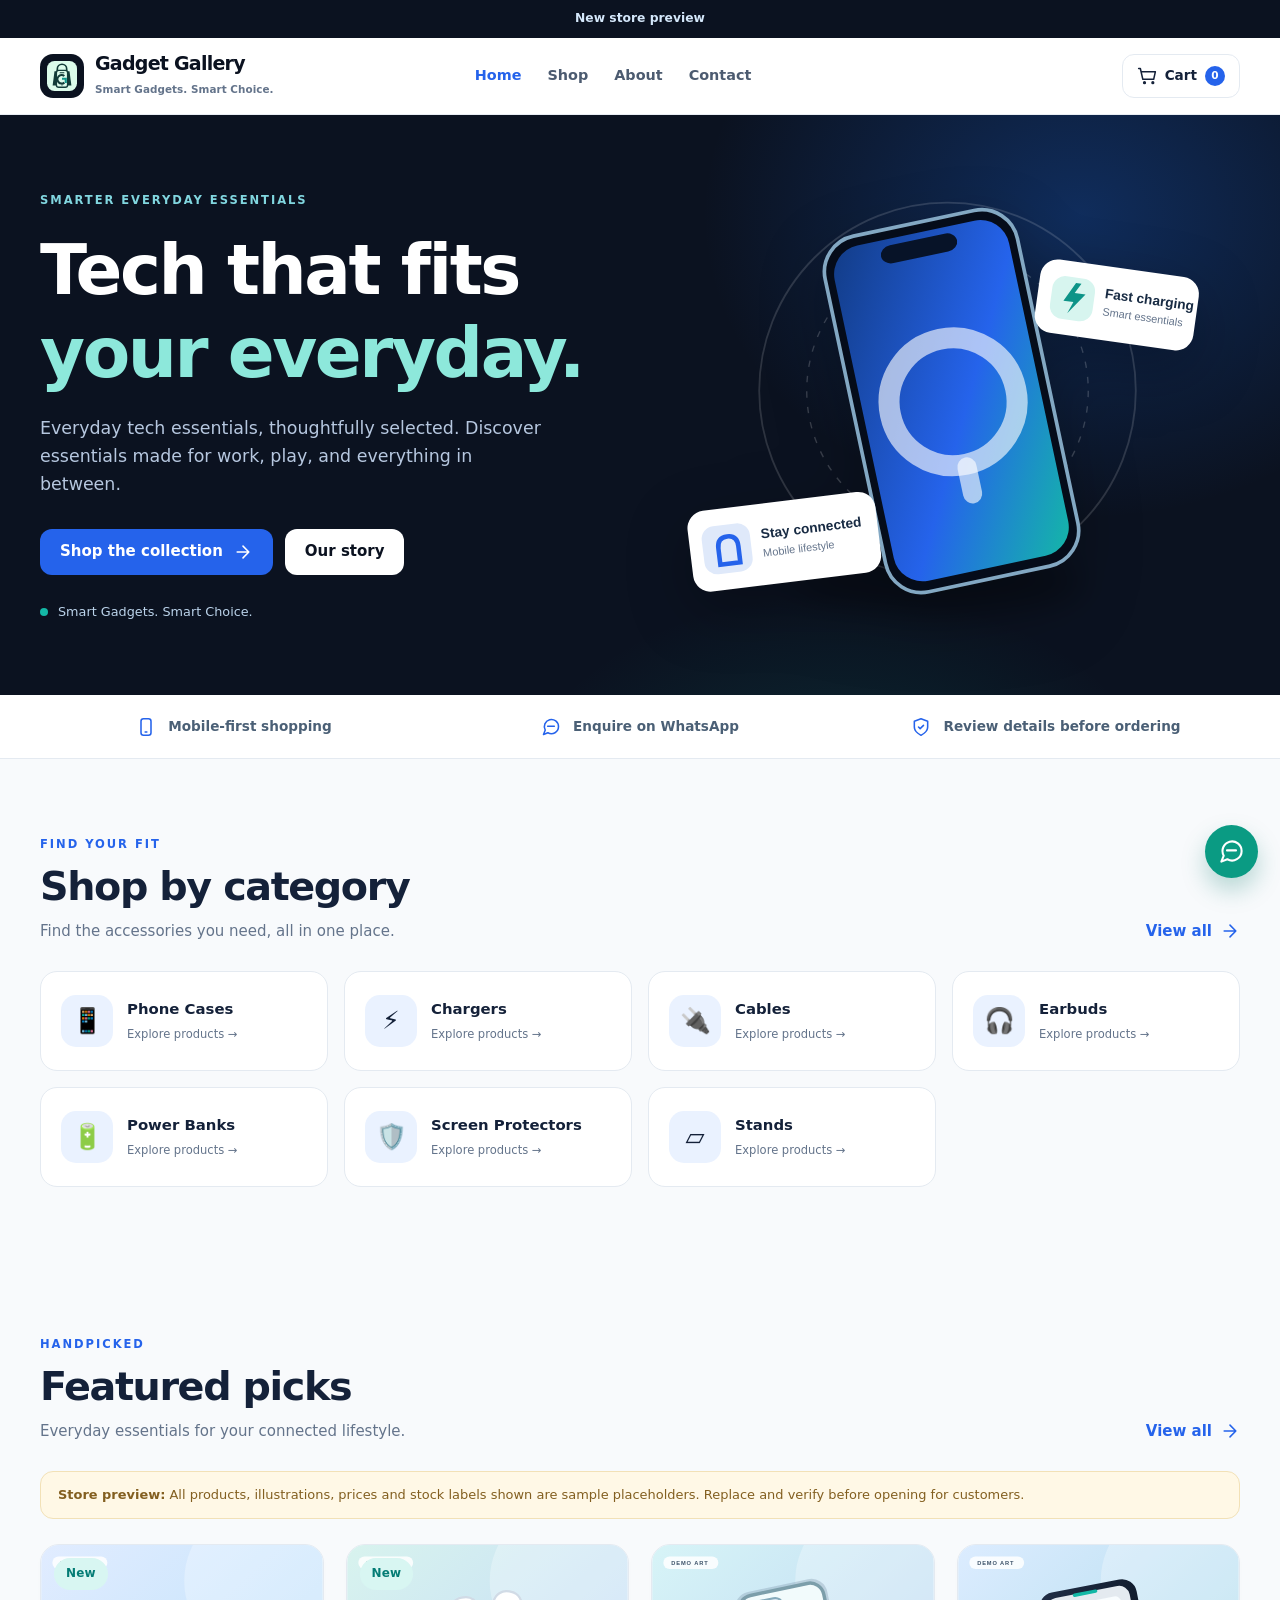
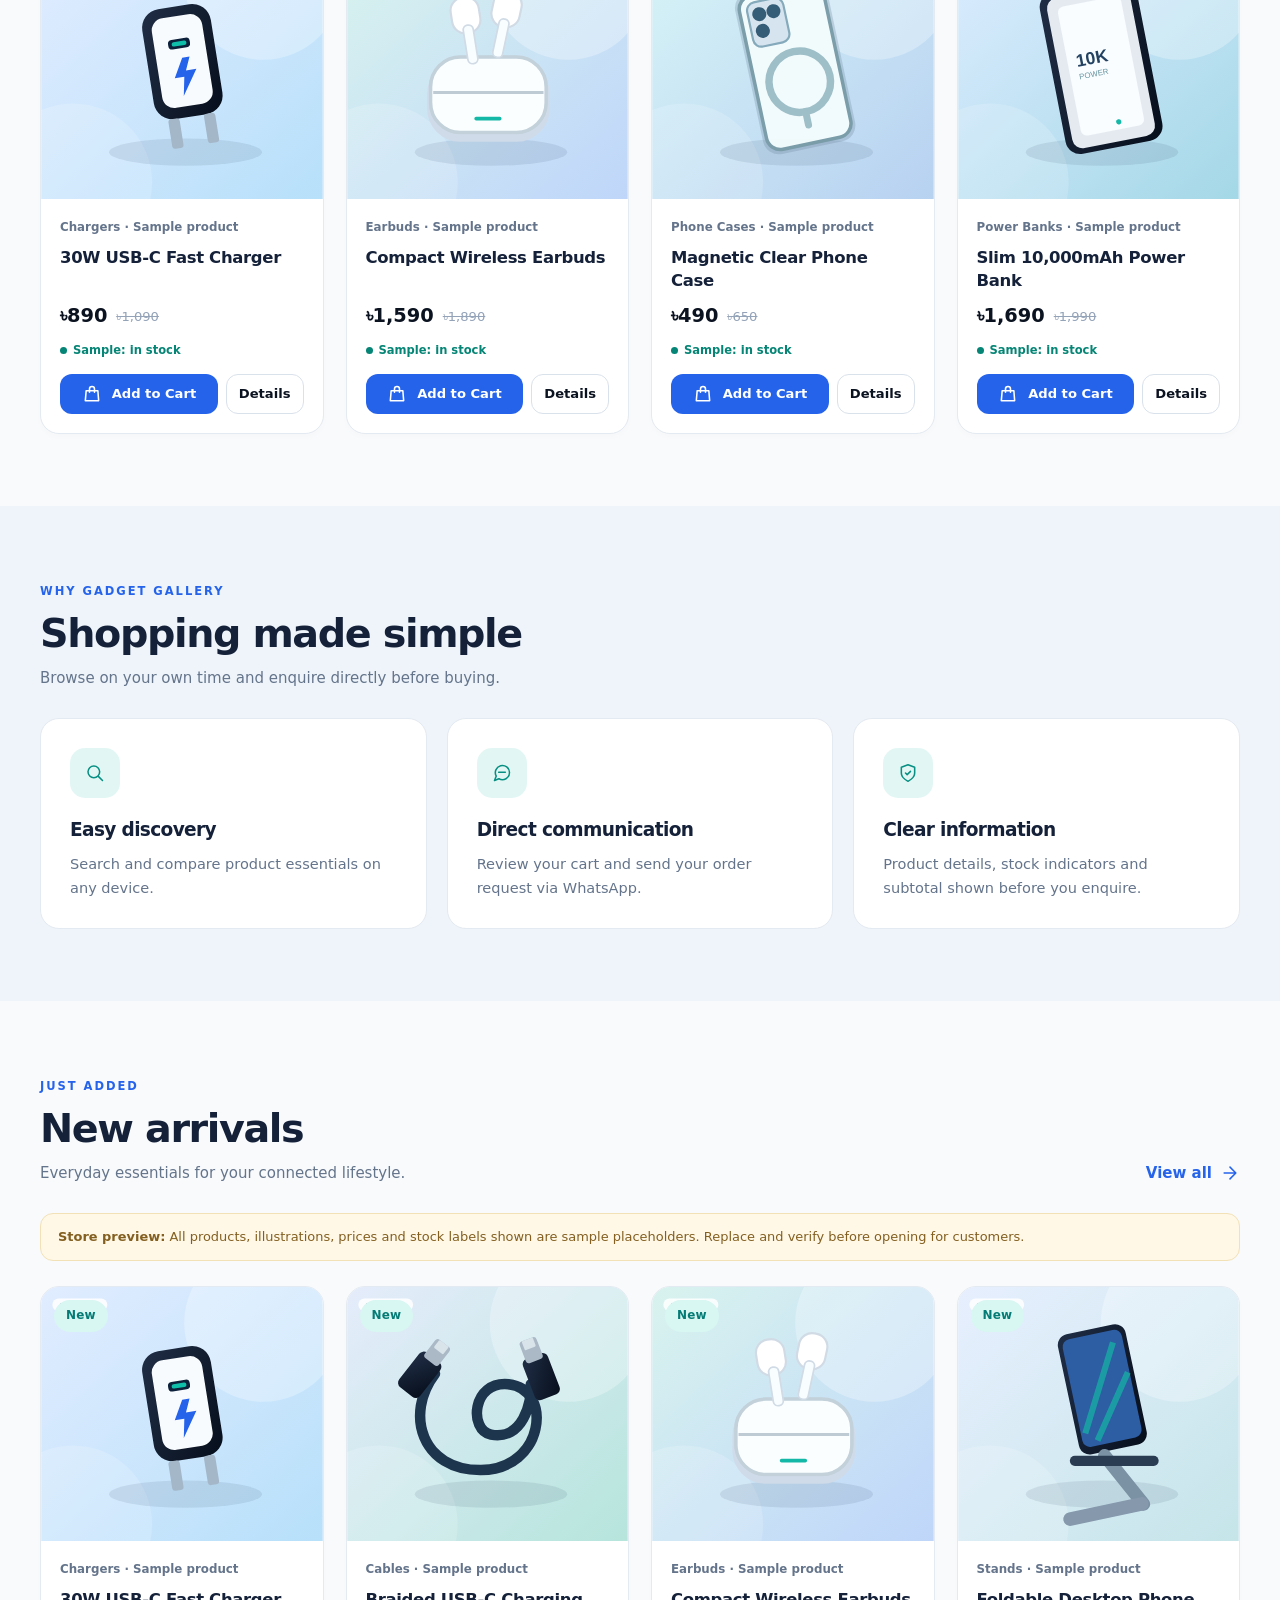
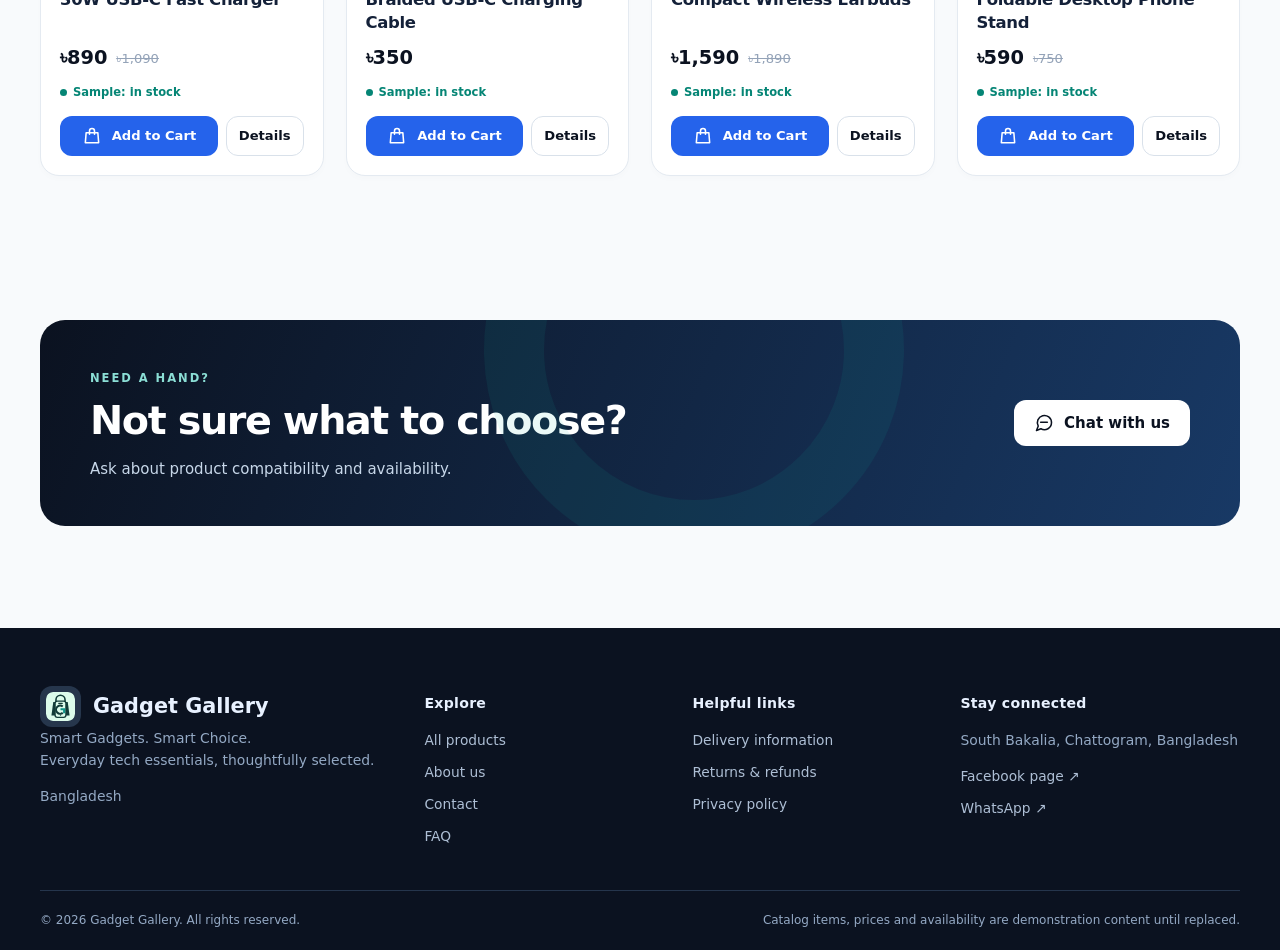
<file: index.html>
<!doctype html>
<html lang="en-BD">
<head>
  <meta charset="utf-8">
  <meta name="viewport" content="width=device-width, initial-scale=1">
  <meta name="theme-color" content="#0B1220">
  <meta name="description" content="Browse thoughtfully selected gadget essentials at Gadget Gallery Bangladesh.">
  <meta property="og:type" content="website">
  <meta property="og:site_name" content="Gadget Gallery">
  <meta property="og:title" content="Discover smarter everyday tech | Gadget Gallery">
  <meta property="og:description" content="Browse thoughtfully selected gadget essentials at Gadget Gallery Bangladesh.">
  <meta property="og:image" content="assets/images/share-card.png">
  <meta name="twitter:card" content="summary_large_image">
  <title>Discover smarter everyday tech | Gadget Gallery</title>
  <link rel="icon" type="image/svg+xml" href="assets/images/favicon.svg">
  <link rel="stylesheet" href="assets/css/styles.css">
  <script type="module" src="assets/js/app.mjs"></script>
</head>
<body data-page="home" data-base="./">
  <div id="app"><div class="loading-screen"><span class="spinner"></span><p>Loading Gadget Gallery…</p></div></div>
  <noscript><div class="noscript">JavaScript is required for the catalog and cart. Please enable JavaScript to shop.</div></noscript>
</body>
</html>
</file>
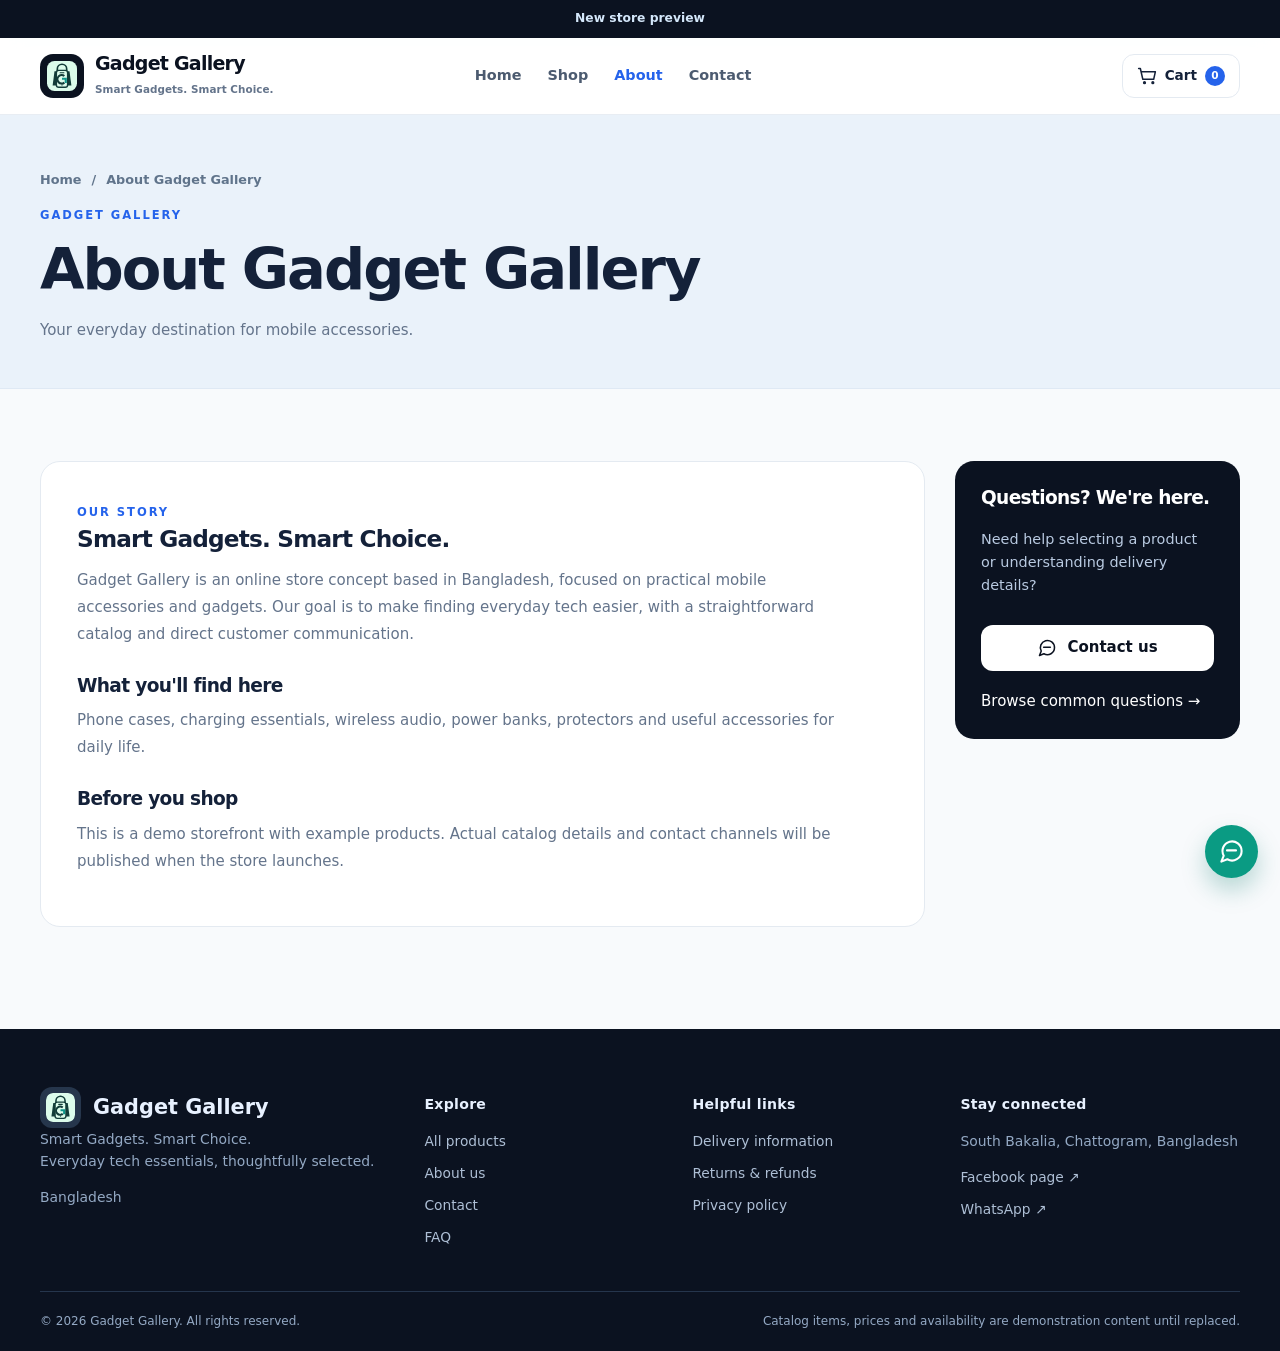
<file: about.html>
<!doctype html>
<html lang="en-BD">
<head>
  <meta charset="utf-8">
  <meta name="viewport" content="width=device-width, initial-scale=1">
  <meta name="theme-color" content="#0B1220">
  <meta name="description" content="Learn about Gadget Gallery, an online mobile accessories store in Bangladesh.">
  <meta property="og:type" content="website">
  <meta property="og:site_name" content="Gadget Gallery">
  <meta property="og:title" content="About Us | Gadget Gallery">
  <meta property="og:description" content="Learn about Gadget Gallery, an online mobile accessories store in Bangladesh.">
  <meta property="og:image" content="assets/images/share-card.png">
  <meta name="twitter:card" content="summary_large_image">
  <title>About Us | Gadget Gallery</title>
  <link rel="icon" type="image/svg+xml" href="assets/images/favicon.svg">
  <link rel="stylesheet" href="assets/css/styles.css">
  <script type="module" src="assets/js/app.mjs"></script>
</head>
<body data-page="about" data-base="./">
  <div id="app"><div class="loading-screen"><span class="spinner"></span><p>Loading Gadget Gallery…</p></div></div>
  <noscript><div class="noscript">JavaScript is required for the catalog and cart. Please enable JavaScript to shop.</div></noscript>
</body>
</html>
</file>
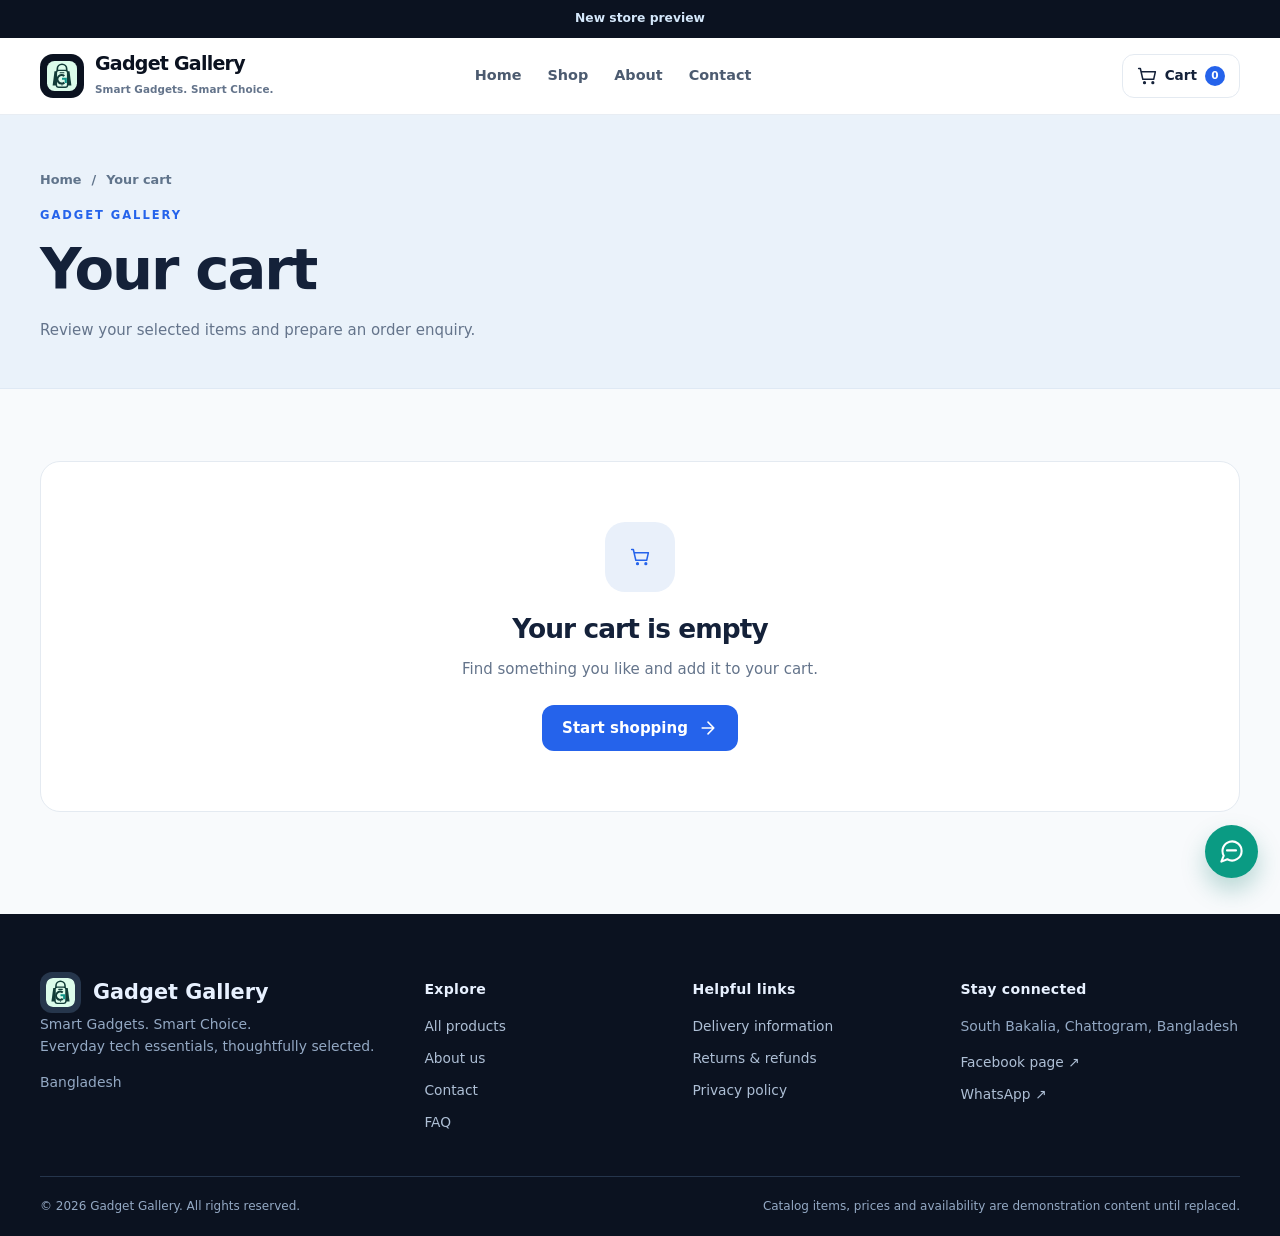
<file: cart.html>
<!doctype html>
<html lang="en-BD">
<head>
  <meta charset="utf-8">
  <meta name="viewport" content="width=device-width, initial-scale=1">
  <meta name="theme-color" content="#0B1220">
  <meta name="description" content="Review items, update quantities and prepare a WhatsApp order request.">
  <meta property="og:type" content="website">
  <meta property="og:site_name" content="Gadget Gallery">
  <meta property="og:title" content="Your Cart | Gadget Gallery">
  <meta property="og:description" content="Review items, update quantities and prepare a WhatsApp order request.">
  <meta property="og:image" content="assets/images/share-card.png">
  <meta name="twitter:card" content="summary_large_image">
  <title>Your Cart | Gadget Gallery</title>
  <link rel="icon" type="image/svg+xml" href="assets/images/favicon.svg">
  <link rel="stylesheet" href="assets/css/styles.css">
  <script type="module" src="assets/js/app.mjs"></script>
</head>
<body data-page="cart" data-base="./">
  <div id="app"><div class="loading-screen"><span class="spinner"></span><p>Loading Gadget Gallery…</p></div></div>
  <noscript><div class="noscript">JavaScript is required for the catalog and cart. Please enable JavaScript to shop.</div></noscript>
</body>
</html>
</file>
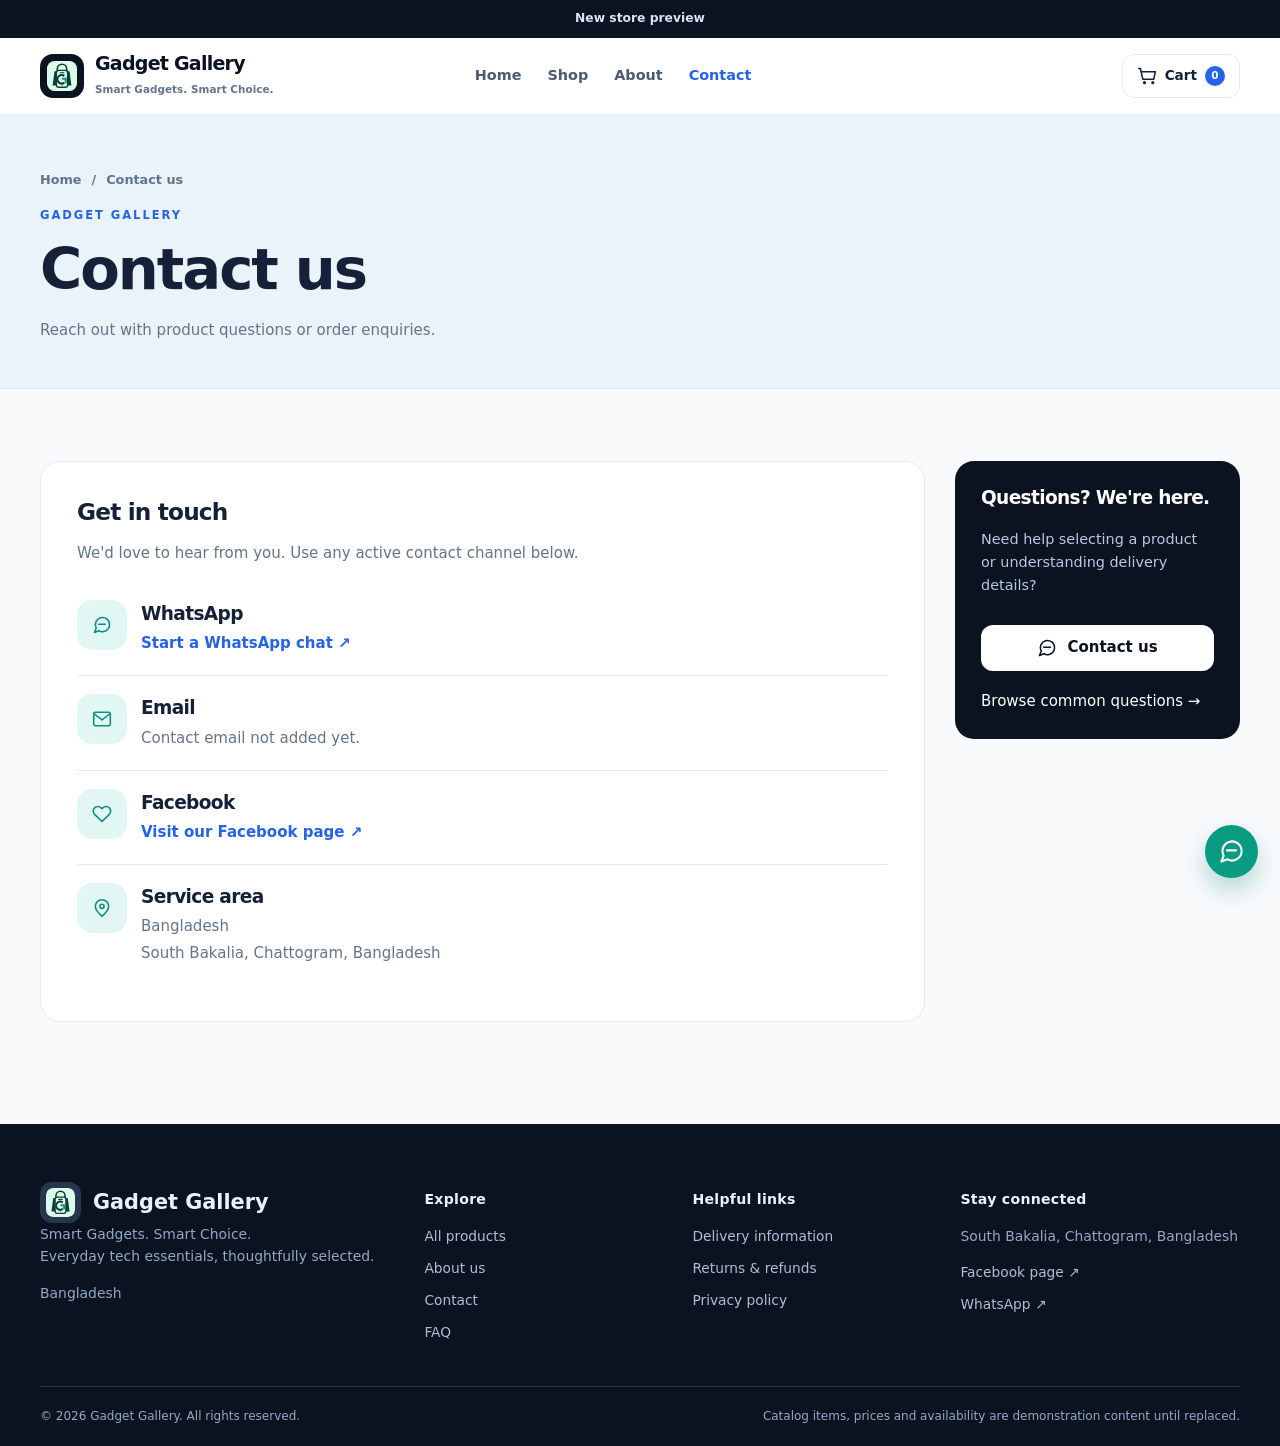
<file: contact.html>
<!doctype html>
<html lang="en-BD">
<head>
  <meta charset="utf-8">
  <meta name="viewport" content="width=device-width, initial-scale=1">
  <meta name="theme-color" content="#0B1220">
  <meta name="description" content="Contact Gadget Gallery through WhatsApp, Facebook or email.">
  <meta property="og:type" content="website">
  <meta property="og:site_name" content="Gadget Gallery">
  <meta property="og:title" content="Contact Us | Gadget Gallery">
  <meta property="og:description" content="Contact Gadget Gallery through WhatsApp, Facebook or email.">
  <meta property="og:image" content="assets/images/share-card.png">
  <meta name="twitter:card" content="summary_large_image">
  <title>Contact Us | Gadget Gallery</title>
  <link rel="icon" type="image/svg+xml" href="assets/images/favicon.svg">
  <link rel="stylesheet" href="assets/css/styles.css">
  <script type="module" src="assets/js/app.mjs"></script>
</head>
<body data-page="contact" data-base="./">
  <div id="app"><div class="loading-screen"><span class="spinner"></span><p>Loading Gadget Gallery…</p></div></div>
  <noscript><div class="noscript">JavaScript is required for the catalog and cart. Please enable JavaScript to shop.</div></noscript>
</body>
</html>
</file>
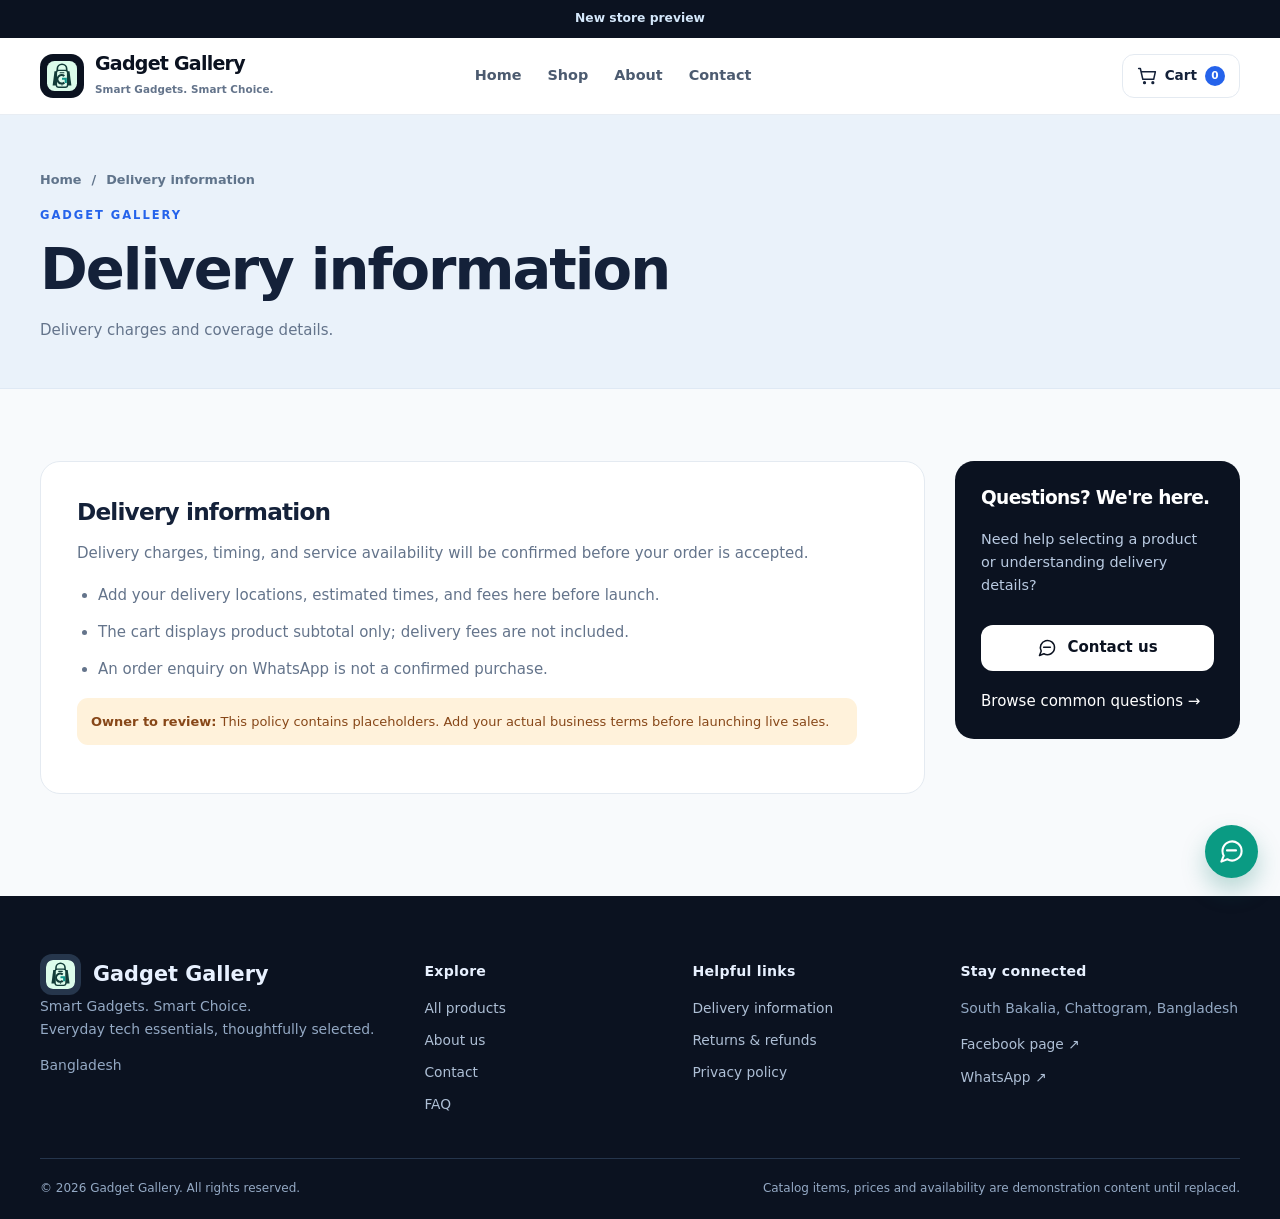
<file: delivery.html>
<!doctype html>
<html lang="en-BD">
<head>
  <meta charset="utf-8">
  <meta name="viewport" content="width=device-width, initial-scale=1">
  <meta name="theme-color" content="#0B1220">
  <meta name="description" content="Read delivery information and shipping fee policies for Gadget Gallery.">
  <meta property="og:type" content="website">
  <meta property="og:site_name" content="Gadget Gallery">
  <meta property="og:title" content="Delivery Information | Gadget Gallery">
  <meta property="og:description" content="Read delivery information and shipping fee policies for Gadget Gallery.">
  <meta property="og:image" content="assets/images/share-card.png">
  <meta name="twitter:card" content="summary_large_image">
  <title>Delivery Information | Gadget Gallery</title>
  <link rel="icon" type="image/svg+xml" href="assets/images/favicon.svg">
  <link rel="stylesheet" href="assets/css/styles.css">
  <script type="module" src="assets/js/app.mjs"></script>
</head>
<body data-page="delivery" data-base="./">
  <div id="app"><div class="loading-screen"><span class="spinner"></span><p>Loading Gadget Gallery…</p></div></div>
  <noscript><div class="noscript">JavaScript is required for the catalog and cart. Please enable JavaScript to shop.</div></noscript>
</body>
</html>
</file>
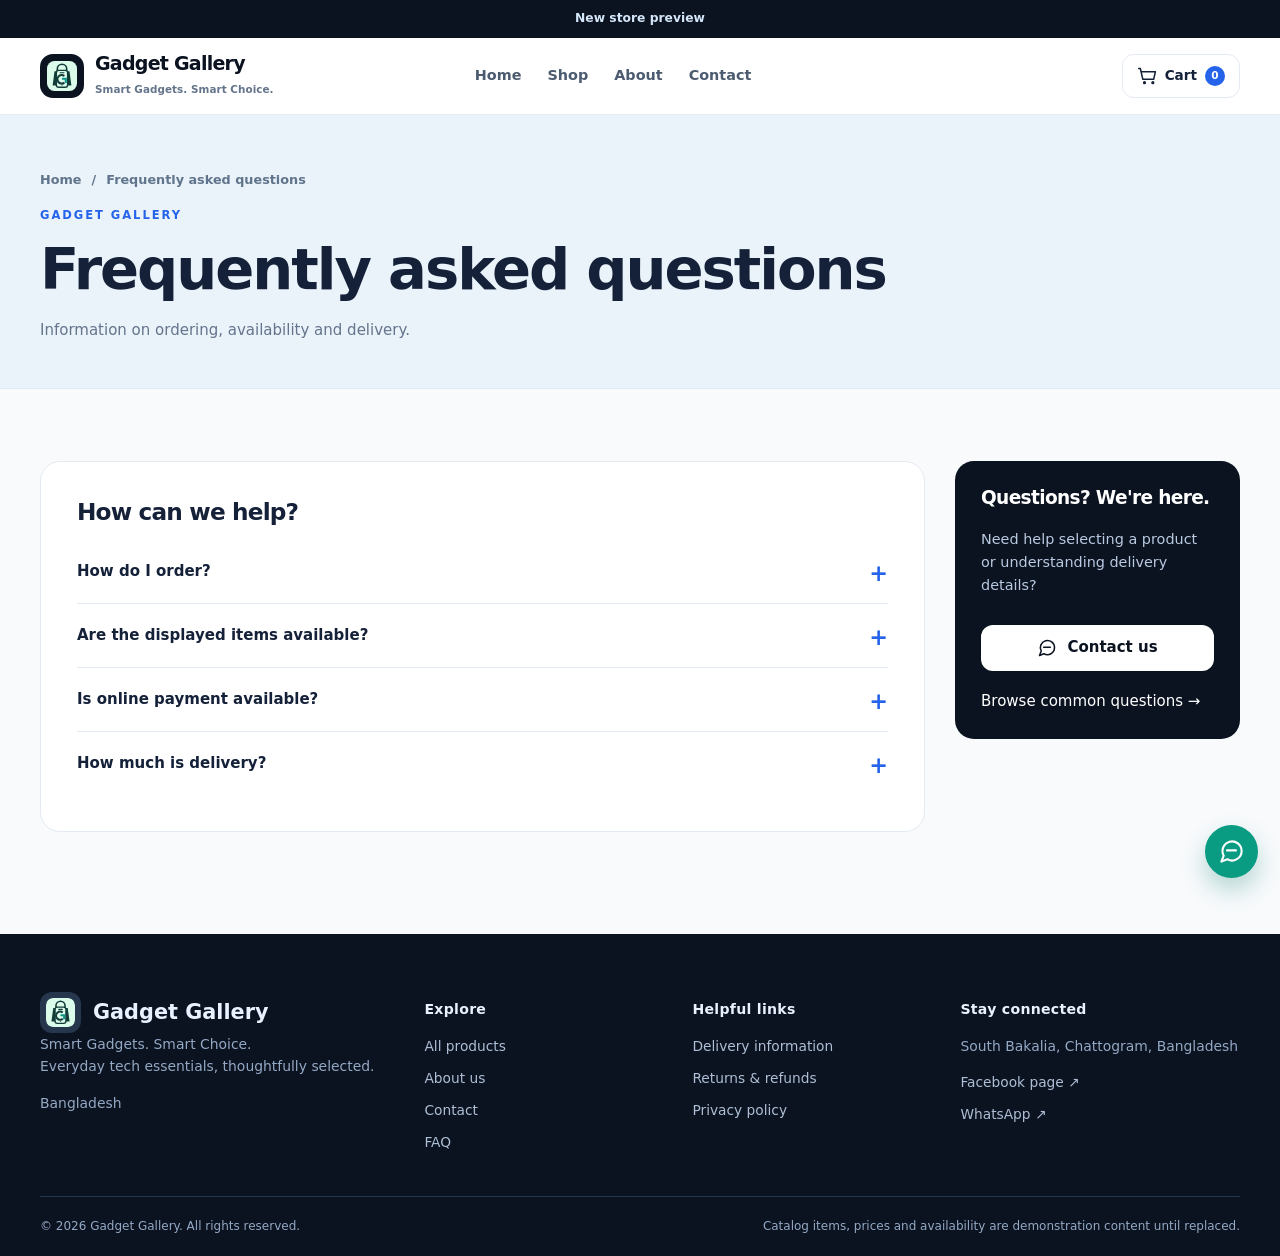
<file: faq.html>
<!doctype html>
<html lang="en-BD">
<head>
  <meta charset="utf-8">
  <meta name="viewport" content="width=device-width, initial-scale=1">
  <meta name="theme-color" content="#0B1220">
  <meta name="description" content="Find answers about ordering, delivery, payment and availability.">
  <meta property="og:type" content="website">
  <meta property="og:site_name" content="Gadget Gallery">
  <meta property="og:title" content="Frequently Asked Questions | Gadget Gallery">
  <meta property="og:description" content="Find answers about ordering, delivery, payment and availability.">
  <meta property="og:image" content="assets/images/share-card.png">
  <meta name="twitter:card" content="summary_large_image">
  <title>Frequently Asked Questions | Gadget Gallery</title>
  <link rel="icon" type="image/svg+xml" href="assets/images/favicon.svg">
  <link rel="stylesheet" href="assets/css/styles.css">
  <script type="module" src="assets/js/app.mjs"></script>
</head>
<body data-page="faq" data-base="./">
  <div id="app"><div class="loading-screen"><span class="spinner"></span><p>Loading Gadget Gallery…</p></div></div>
  <noscript><div class="noscript">JavaScript is required for the catalog and cart. Please enable JavaScript to shop.</div></noscript>
</body>
</html>
</file>
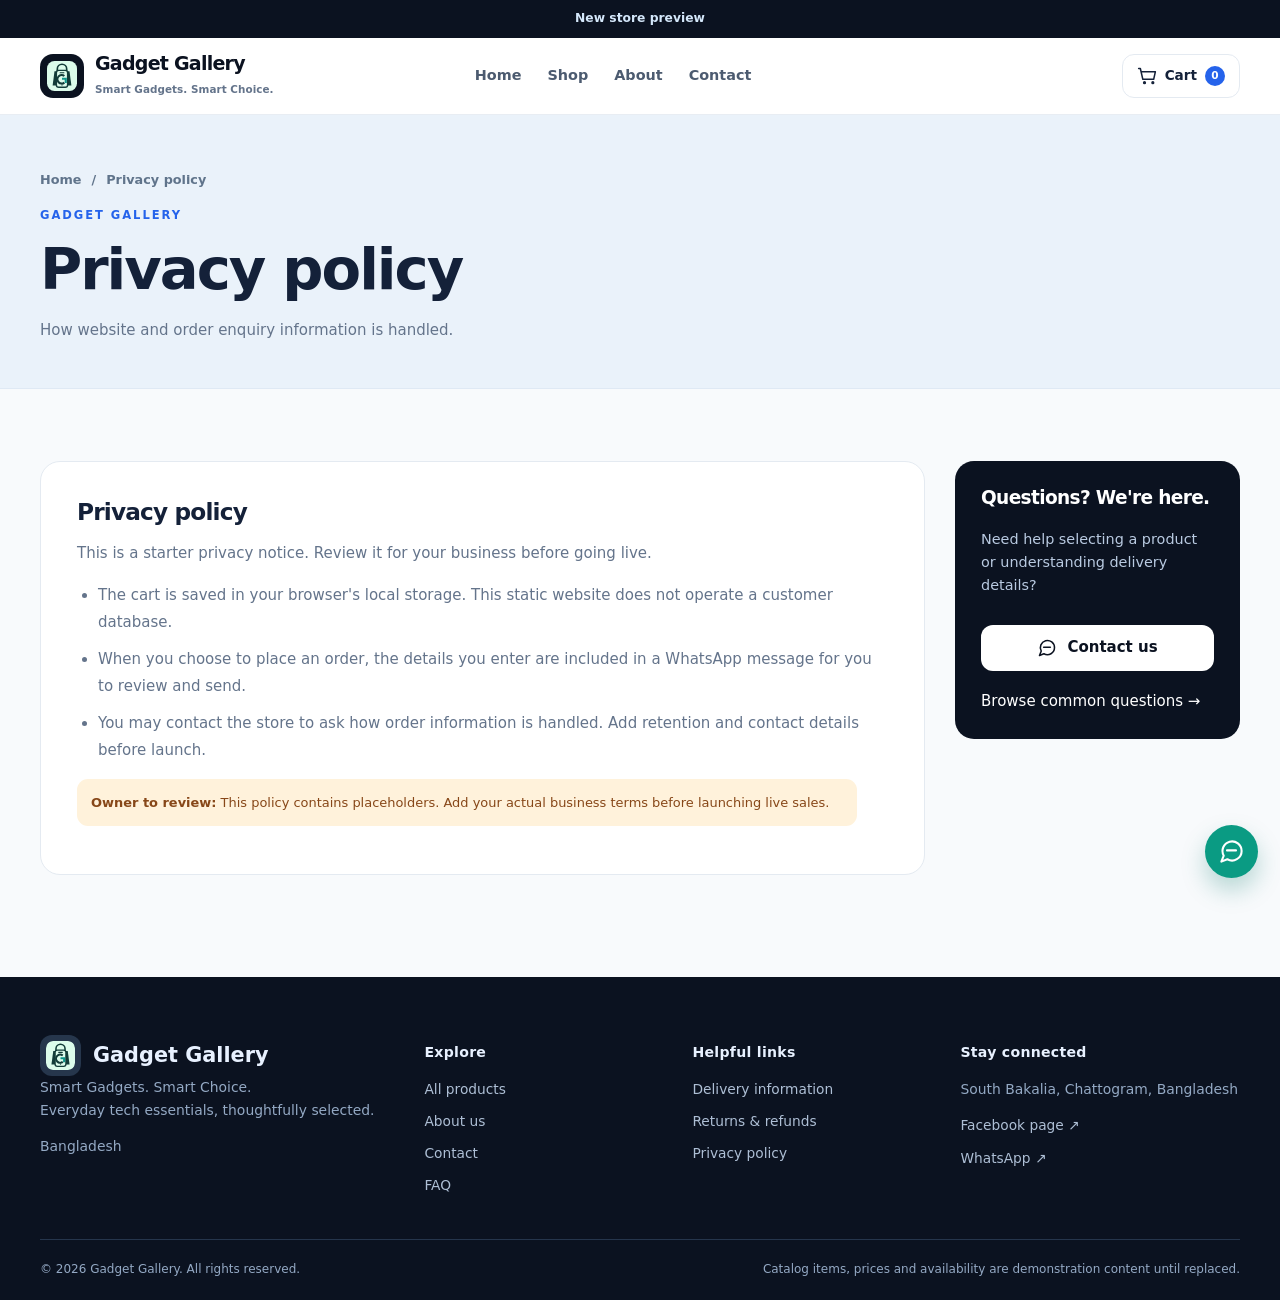
<file: privacy.html>
<!doctype html>
<html lang="en-BD">
<head>
  <meta charset="utf-8">
  <meta name="viewport" content="width=device-width, initial-scale=1">
  <meta name="theme-color" content="#0B1220">
  <meta name="description" content="Learn how Gadget Gallery handles browser cart storage and WhatsApp order enquiries.">
  <meta property="og:type" content="website">
  <meta property="og:site_name" content="Gadget Gallery">
  <meta property="og:title" content="Privacy Policy | Gadget Gallery">
  <meta property="og:description" content="Learn how Gadget Gallery handles browser cart storage and WhatsApp order enquiries.">
  <meta property="og:image" content="assets/images/share-card.png">
  <meta name="twitter:card" content="summary_large_image">
  <title>Privacy Policy | Gadget Gallery</title>
  <link rel="icon" type="image/svg+xml" href="assets/images/favicon.svg">
  <link rel="stylesheet" href="assets/css/styles.css">
  <script type="module" src="assets/js/app.mjs"></script>
</head>
<body data-page="privacy" data-base="./">
  <div id="app"><div class="loading-screen"><span class="spinner"></span><p>Loading Gadget Gallery…</p></div></div>
  <noscript><div class="noscript">JavaScript is required for the catalog and cart. Please enable JavaScript to shop.</div></noscript>
</body>
</html>
</file>
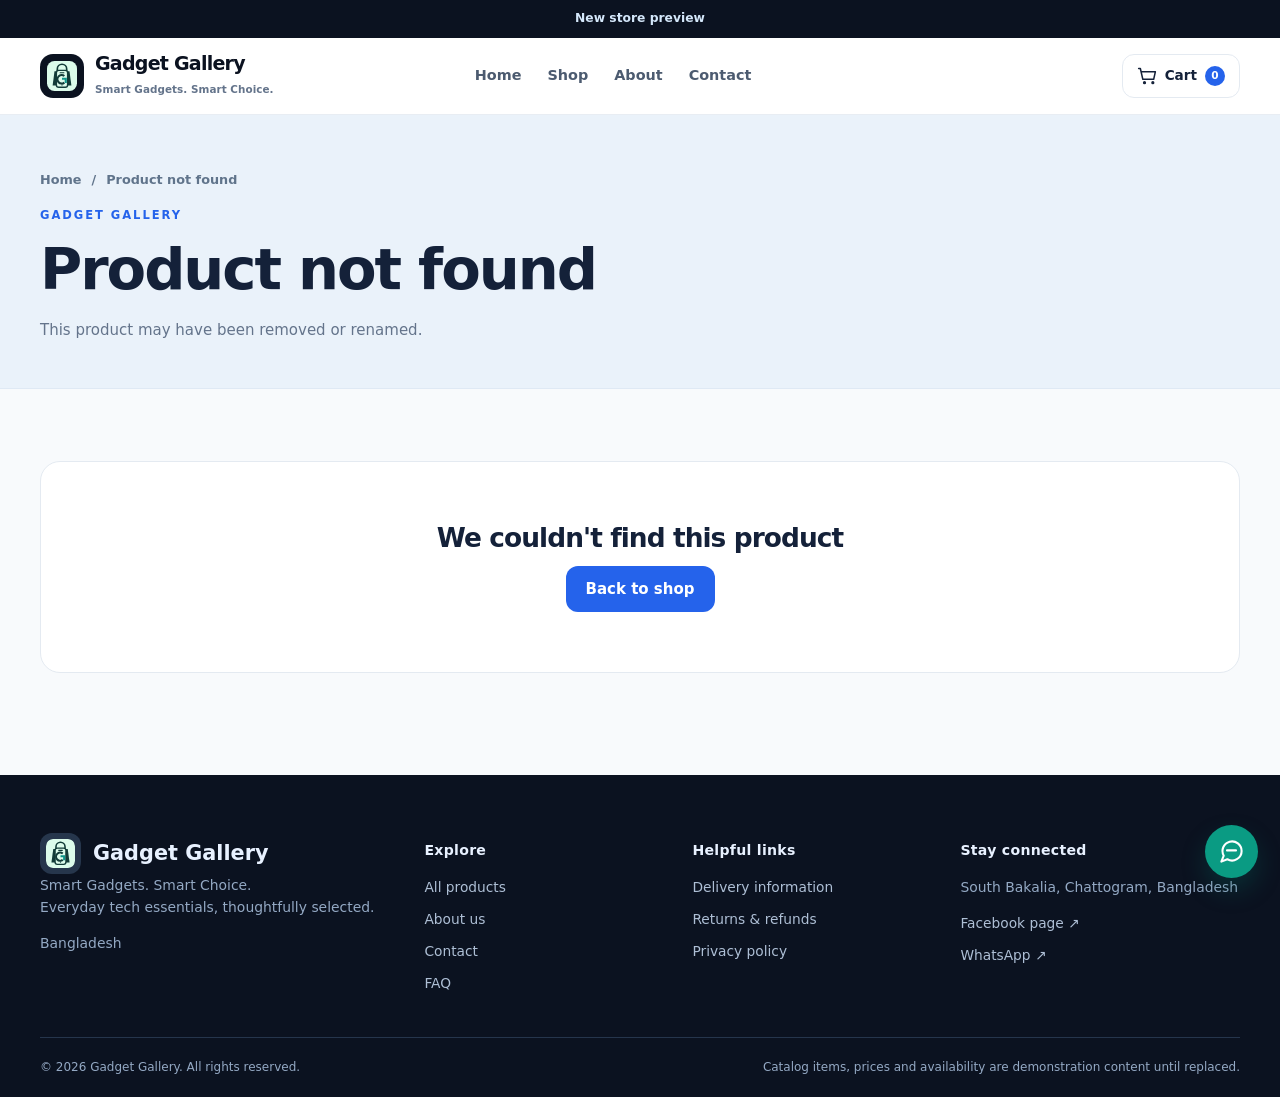
<file: product.html>
<!doctype html>
<html lang="en-BD">
<head>
  <meta charset="utf-8">
  <meta name="viewport" content="width=device-width, initial-scale=1">
  <meta name="theme-color" content="#0B1220">
  <meta name="description" content="See specifications, availability and WhatsApp ordering details for Gadget Gallery accessories.">
  <meta property="og:type" content="website">
  <meta property="og:site_name" content="Gadget Gallery">
  <meta property="og:title" content="Product Details | Gadget Gallery">
  <meta property="og:description" content="See specifications, availability and WhatsApp ordering details for Gadget Gallery accessories.">
  <meta property="og:image" content="assets/images/share-card.png">
  <meta name="twitter:card" content="summary_large_image">
  <title>Product Details | Gadget Gallery</title>
  <link rel="icon" type="image/svg+xml" href="assets/images/favicon.svg">
  <link rel="stylesheet" href="assets/css/styles.css">
  <script type="module" src="assets/js/app.mjs"></script>
</head>
<body data-page="product" data-base="./">
  <div id="app"><div class="loading-screen"><span class="spinner"></span><p>Loading Gadget Gallery…</p></div></div>
  <noscript><div class="noscript">JavaScript is required for the catalog and cart. Please enable JavaScript to shop.</div></noscript>
</body>
</html>
</file>
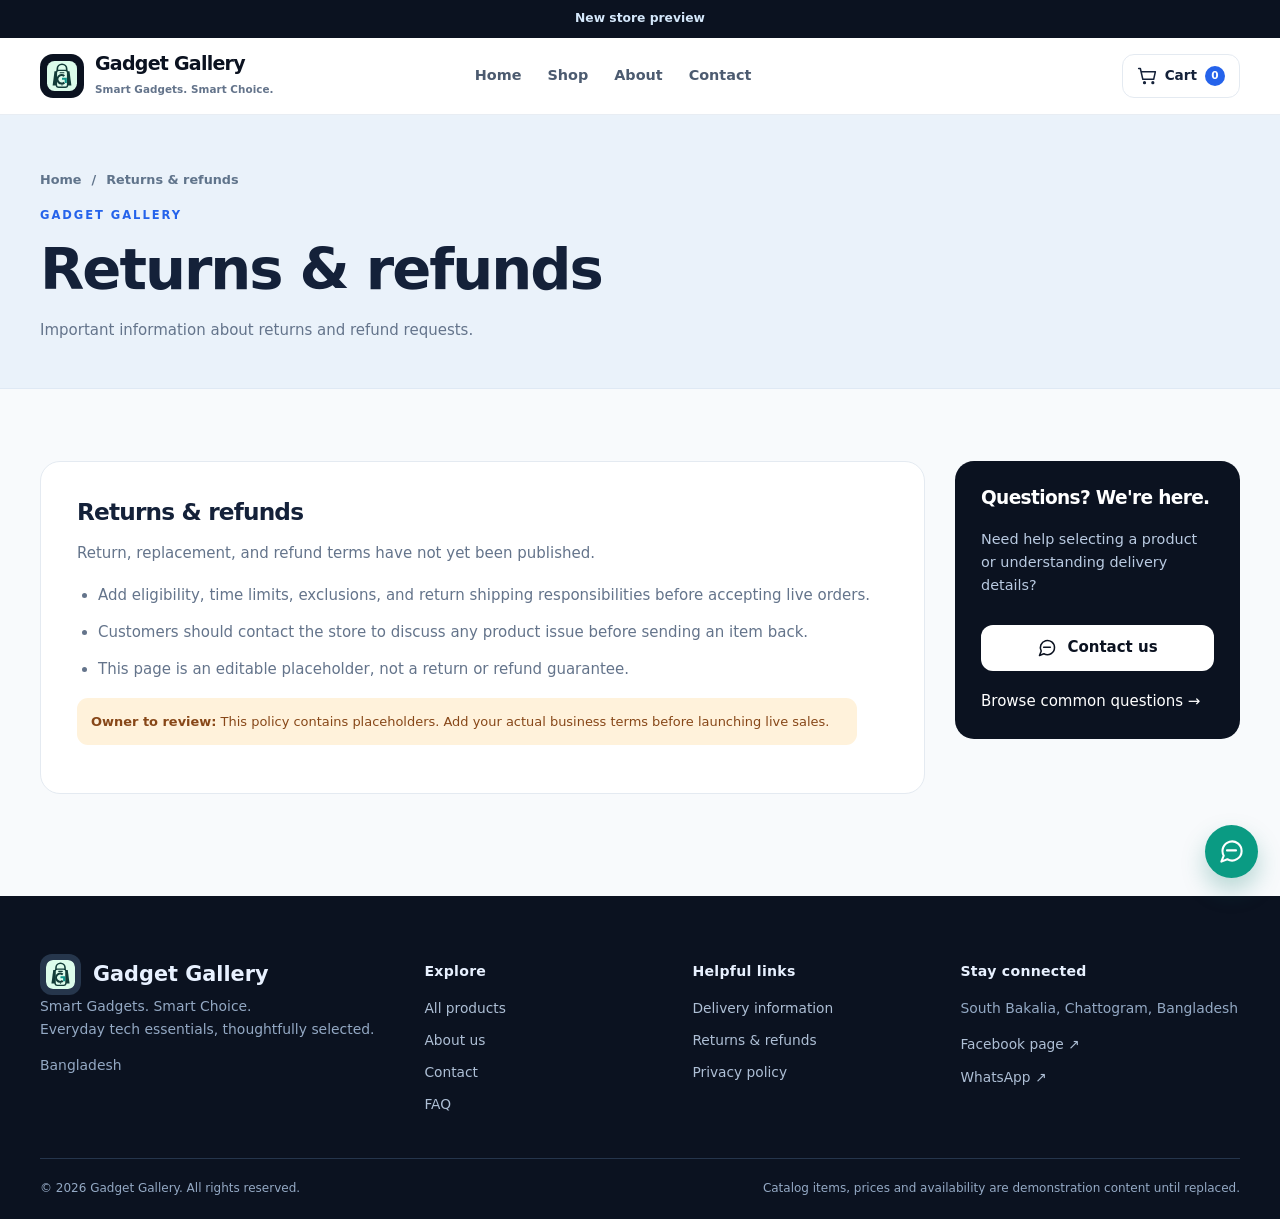
<file: returns.html>
<!doctype html>
<html lang="en-BD">
<head>
  <meta charset="utf-8">
  <meta name="viewport" content="width=device-width, initial-scale=1">
  <meta name="theme-color" content="#0B1220">
  <meta name="description" content="Read Gadget Gallery return and refund information.">
  <meta property="og:type" content="website">
  <meta property="og:site_name" content="Gadget Gallery">
  <meta property="og:title" content="Returns &amp; Refunds | Gadget Gallery">
  <meta property="og:description" content="Read Gadget Gallery return and refund information.">
  <meta property="og:image" content="assets/images/share-card.png">
  <meta name="twitter:card" content="summary_large_image">
  <title>Returns &amp; Refunds | Gadget Gallery</title>
  <link rel="icon" type="image/svg+xml" href="assets/images/favicon.svg">
  <link rel="stylesheet" href="assets/css/styles.css">
  <script type="module" src="assets/js/app.mjs"></script>
</head>
<body data-page="returns" data-base="./">
  <div id="app"><div class="loading-screen"><span class="spinner"></span><p>Loading Gadget Gallery…</p></div></div>
  <noscript><div class="noscript">JavaScript is required for the catalog and cart. Please enable JavaScript to shop.</div></noscript>
</body>
</html>
</file>
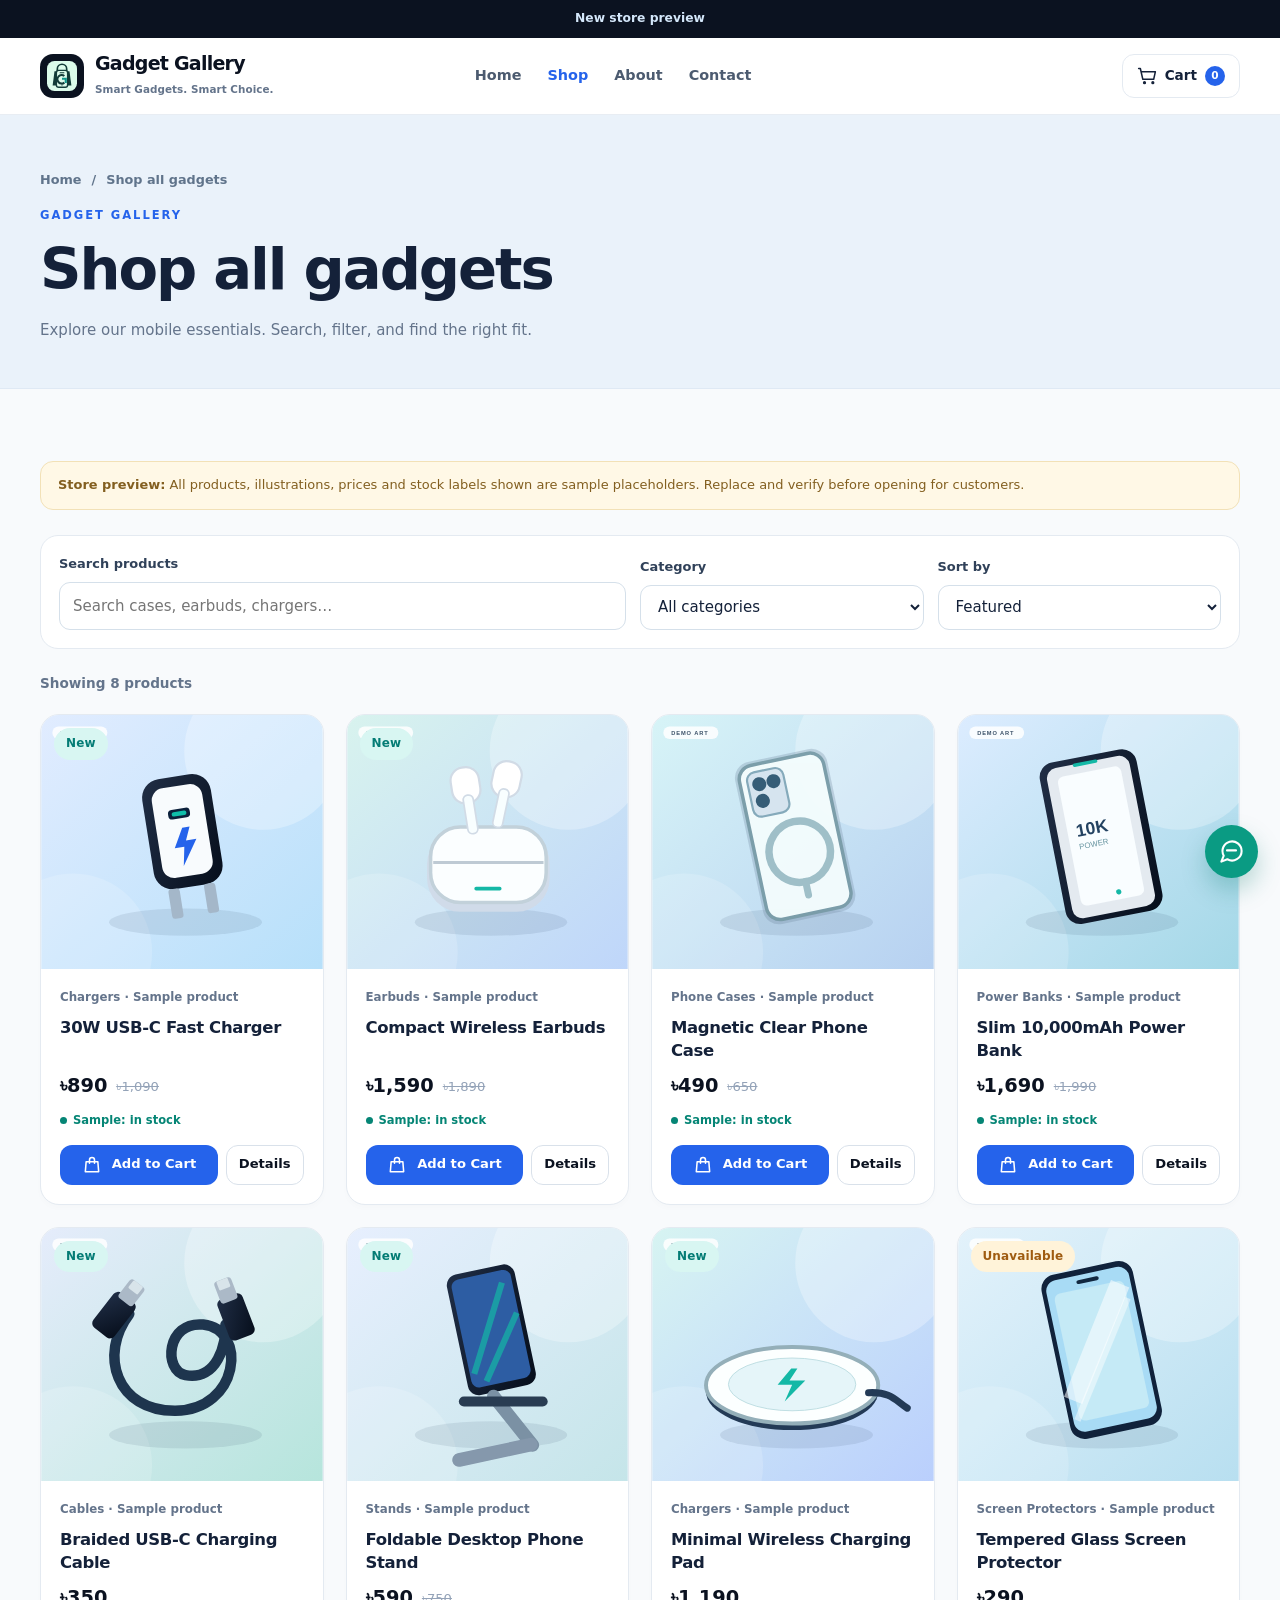
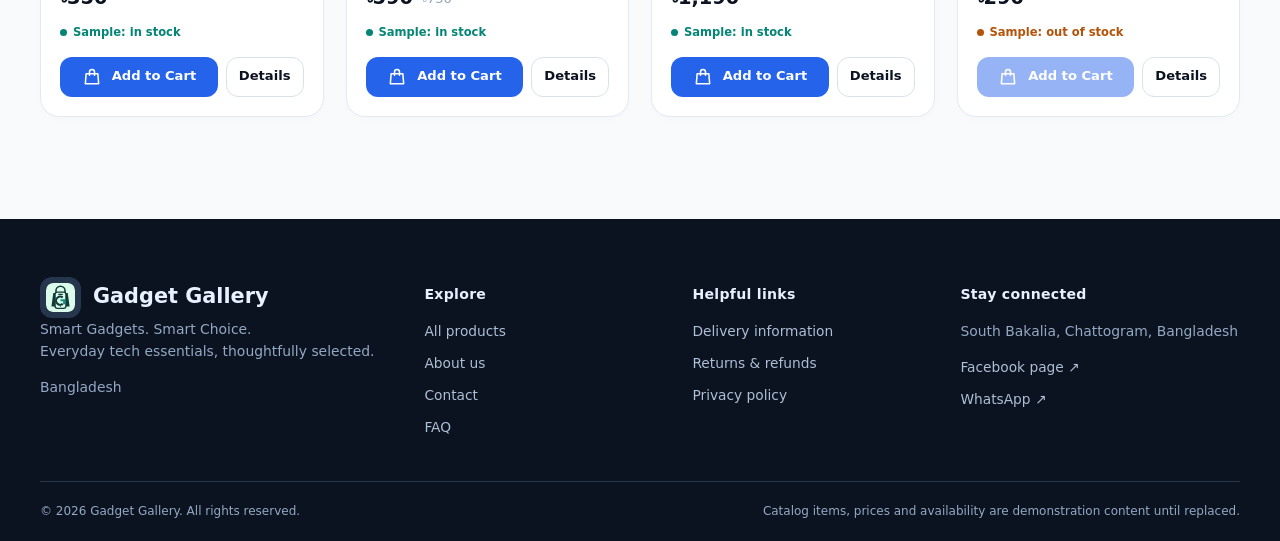
<file: shop.html>
<!doctype html>
<html lang="en-BD">
<head>
  <meta charset="utf-8">
  <meta name="viewport" content="width=device-width, initial-scale=1">
  <meta name="theme-color" content="#0B1220">
  <meta name="description" content="Explore phone cases, chargers, cables, earbuds, power banks and mobile accessories.">
  <meta property="og:type" content="website">
  <meta property="og:site_name" content="Gadget Gallery">
  <meta property="og:title" content="Shop All Gadgets | Gadget Gallery">
  <meta property="og:description" content="Explore phone cases, chargers, cables, earbuds, power banks and mobile accessories.">
  <meta property="og:image" content="assets/images/share-card.png">
  <meta name="twitter:card" content="summary_large_image">
  <title>Shop All Gadgets | Gadget Gallery</title>
  <link rel="icon" type="image/svg+xml" href="assets/images/favicon.svg">
  <link rel="stylesheet" href="assets/css/styles.css">
  <script type="module" src="assets/js/app.mjs"></script>
</head>
<body data-page="shop" data-base="./">
  <div id="app"><div class="loading-screen"><span class="spinner"></span><p>Loading Gadget Gallery…</p></div></div>
  <noscript><div class="noscript">JavaScript is required for the catalog and cart. Please enable JavaScript to shop.</div></noscript>
</body>
</html>
</file>
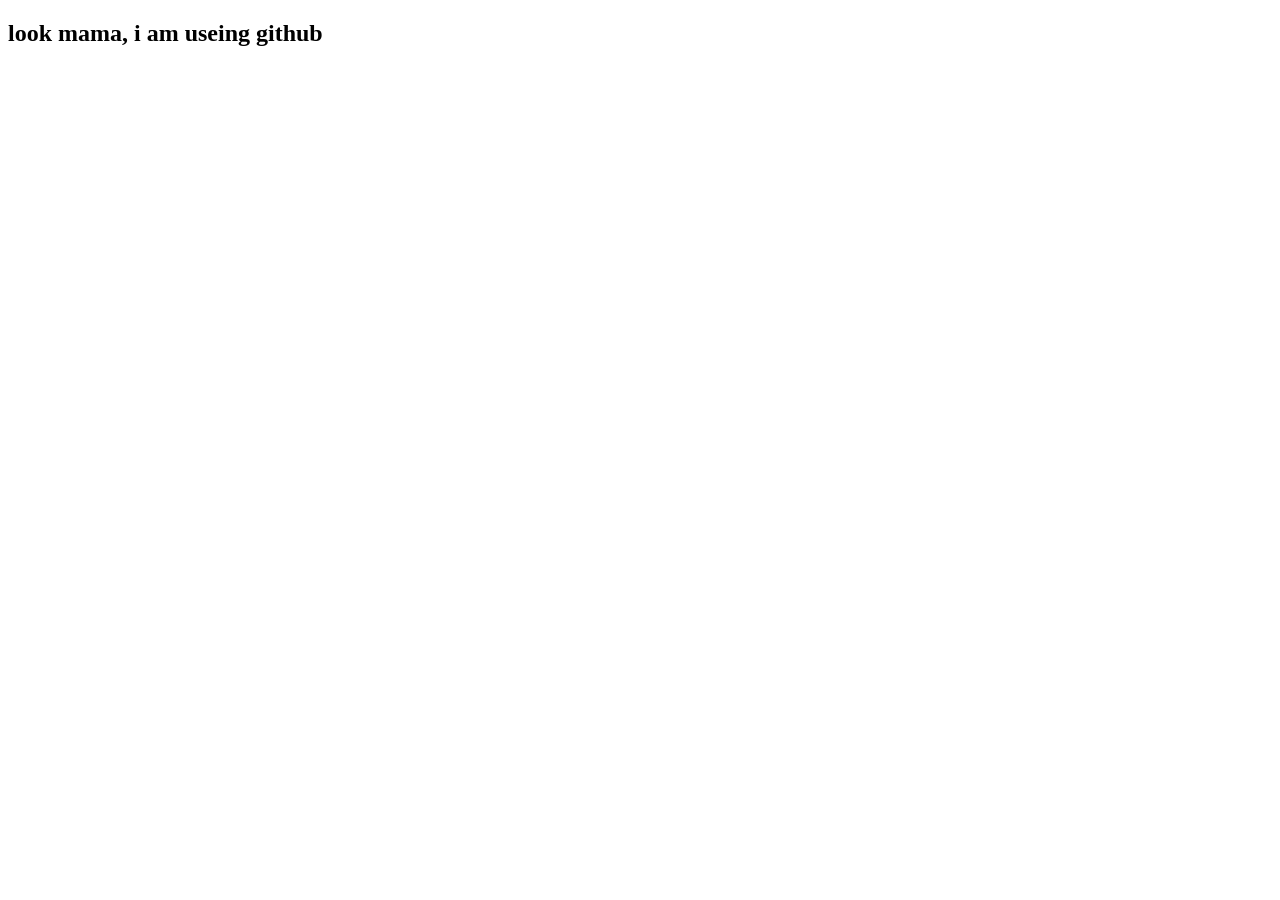
<file: archive/previous-index.html>
<!DOCTYPE html>
<html lang="en">
<head><meta charset="UTF-8"><meta name="viewport" content="width=device-width,initial-scale=1.0"><title>Document</title></head>
<body><h2>look mama, i am useing github</h2></body>
</html>
</file>
<file: assets/css/styles.css>
:root{--navy:#0b1220;--ink:#142139;--muted:#64748b;--blue:#2563eb;--teal:#14b8a6;--pale:#f8fafc;--line:#e4eaf1;--surface:#fff;--radius:20px;--shadow:0 18px 55px rgba(15,31,54,.06)}
*{box-sizing:border-box}html{scroll-behavior:smooth}body{margin:0;background:var(--pale);color:var(--ink);font:15px/1.6 Inter,ui-sans-serif,system-ui,-apple-system,BlinkMacSystemFont,"Segoe UI",sans-serif;-webkit-font-smoothing:antialiased}button,input,select,textarea{font:inherit}button{cursor:pointer}a{color:inherit;text-decoration:none}img{max-width:100%;display:block}svg{display:block}h1,h2,h3,p{margin-top:0}h1,h2,h3{line-height:1.2;letter-spacing:-.035em}h1{font-size:clamp(2.8rem,5.4vw,5rem);font-weight:800}h2{font-size:clamp(1.8rem,3.1vw,2.65rem);font-weight:790}h3{font-size:1.16rem}p{color:var(--muted)}:focus-visible{outline:3px solid var(--teal);outline-offset:3px}::selection{background:#b9eaf4;color:var(--navy)}
.container{width:min(1200px,calc(100% - 42px));margin:auto}.sr-only{position:absolute;width:1px;height:1px;margin:-1px;overflow:hidden;clip:rect(0,0,0,0);white-space:nowrap}.eyebrow{font-size:.72rem;letter-spacing:.17em;text-transform:uppercase;color:var(--blue);font-weight:850}.section{padding:72px 0}.section-soft{background:#eef4f9}.section-head{display:flex;align-items:end;justify-content:space-between;gap:25px;margin-bottom:28px}.section-head h2{margin:8px 0}.section-head p{margin:0;max-width:590px}.muted{color:var(--muted)}.small{font-size:.83rem}.text-link{color:var(--blue);font-weight:750;display:inline-flex;align-items:center;gap:8px}.text-link:hover{text-decoration:underline}.pill{border-radius:100px;display:inline-flex;gap:7px;align-items:center;padding:6px 12px;font-size:.75rem;font-weight:800;letter-spacing:.01em}.pill-blue{color:#1d4ed8;background:#e7efff}.pill-teal{color:#047c75;background:#d8f6f2}.pill-dark{color:#fff;background:#233553}.pill-amber{color:#9f5b10;background:#fff3d9}.pill-gray{color:#475569;background:#eef2f6}
.btn{border:1px solid transparent;border-radius:12px;display:inline-flex;justify-content:center;align-items:center;gap:10px;min-height:46px;padding:11px 19px;background:var(--blue);color:#fff;font-weight:750;line-height:1.25;transition:transform .18s,background .18s,box-shadow .18s;text-align:center}.btn:hover:not(:disabled){background:#1d4ed8;transform:translateY(-2px);box-shadow:0 10px 24px #2563eb24}.btn:disabled{cursor:not-allowed;opacity:.48}.btn-light{background:#fff;color:var(--navy)}.btn-light:hover:not(:disabled){background:#edf5ff}.btn-outline{background:#fff;border-color:#d9e1ea;color:var(--navy)}.btn-outline:hover:not(:disabled){background:#f0f6ff}.btn-dark{background:var(--navy)}.btn-dark:hover:not(:disabled){background:#1e3352}.btn-sm{min-height:38px;padding:9px 14px;font-size:.84rem}.btn-ghost{background:transparent;border-color:#d8e1ec;color:var(--navy)}.btn-ghost:hover:not(:disabled){background:#eef4fb}.full{width:100%}.icon-btn{display:inline-grid;place-items:center;width:42px;height:42px;border:1px solid var(--line);background:#fff;color:var(--ink);border-radius:12px}.icon-btn:hover{background:#edf5ff}.icon{width:20px;height:20px;stroke:currentColor;stroke-width:1.85;fill:none;stroke-linecap:round;stroke-linejoin:round}
.top-announcement{background:var(--navy);color:#d4e7fa;text-align:center;font-size:.77rem;font-weight:600;padding:9px 15px}.main-header{position:sticky;top:0;z-index:40;background:#ffffffed;backdrop-filter:blur(14px);border-bottom:1px solid #e8edf3}.header-inner{min-height:76px;display:flex;align-items:center;gap:32px}.brand{display:flex;align-items:center;gap:11px;min-width:210px}.brand-mark{width:44px;height:44px;border-radius:13px;display:grid;place-items:center;background:var(--navy);padding:7px;flex:none}.brand-mark img{width:100%;height:100%}.brand-title{font-weight:900;color:var(--navy);font-size:1.19rem;line-height:1.05;letter-spacing:-.04em}.brand-sub{font-size:.65rem;font-weight:600;color:var(--muted);letter-spacing:.005em;margin-top:4px}.nav{display:flex;align-items:center;gap:26px;margin:auto}.nav a{font-weight:700;font-size:.9rem;color:#4c5b70;transition:color .15s}.nav a:hover,.nav a.active{color:var(--blue)}.header-actions{display:flex;align-items:center;gap:9px;margin-left:auto}.cart-link{position:relative;display:flex;align-items:center;gap:8px;border:1px solid var(--line);border-radius:12px;padding:10px 14px;background:#fff;font-size:.85rem;font-weight:750}.cart-count{min-width:20px;height:20px;border-radius:20px;background:var(--blue);color:#fff;font-size:.66rem;display:grid;place-items:center;padding:0 5px}.menu-toggle{display:none}.page-header{background:#eaf2fa;padding:55px 0 46px;border-bottom:1px solid #dfe9f4}.page-header h1{font-size:clamp(2.2rem,4.5vw,3.6rem);margin:9px 0 14px}.page-header p{max-width:610px;margin:0}.breadcrumbs{display:flex;gap:10px;color:#60748b;font-size:.8rem;font-weight:600;margin-bottom:12px}.breadcrumbs a:hover{color:var(--blue)}
.hero-wrap{background:var(--navy);position:relative;overflow:hidden}.hero-wrap:before{content:"";position:absolute;background:radial-gradient(ellipse,#185cc65c,transparent 65%);width:820px;height:660px;right:-210px;top:-230px}.hero-wrap:after{content:"";position:absolute;background:radial-gradient(ellipse,#14b8a624,transparent 65%);width:700px;height:450px;right:90px;bottom:-330px}.hero{min-height:580px;display:grid;grid-template-columns:1fr 1fr;gap:30px;align-items:center;position:relative;z-index:1}.hero-copy{padding:56px 0;max-width:600px}.hero .eyebrow{color:#81d6df}.hero h1{color:#fff;margin:18px 0 20px}.hero h1 em{font-style:normal;color:#8de8db}.hero p{font-size:1.09rem;color:#b6c7df;max-width:510px;margin-bottom:30px}.hero-buttons{display:flex;gap:12px;flex-wrap:wrap}.hero-caption{display:flex;align-items:center;gap:10px;margin-top:27px;color:#bbd3ea;font-size:.8rem}.hero-caption .dot{width:8px;height:8px;border-radius:50%;background:var(--teal)}
.hero-art{position:relative;min-height:470px;display:grid;place-items:center}.hero-orbit{position:absolute;border:1px solid #ffffff26;border-radius:50%;width:450px;height:450px;transform:rotate(-24deg)}.hero-orbit:after{content:"";position:absolute;inset:49px;border:1px dashed #ffffff2a;border-radius:50%}.hero-phone{height:385px;width:220px;border-radius:38px;border:9px solid #121a2d;background:linear-gradient(150deg,#111f3d,#2563eb 60%,#14b8a6);box-shadow:12px 22px 60px #020817a8,inset 0 0 0 2px #7e9fb5;transform:rotate(-12deg);position:relative}.hero-phone:before{content:"";position:absolute;top:11px;left:60px;width:88px;height:19px;background:#0b1220;border-radius:40px}.hero-phone:after{content:"";position:absolute;width:108px;height:108px;border-radius:50%;border:24px solid #ffffff66;top:107px;left:47px;box-shadow:0 0 46px #abfaee65}.float-card{position:absolute;display:flex;align-items:center;gap:12px;background:#f9fcff;border:1px solid #ffffff99;box-shadow:0 20px 50px #0004;border-radius:16px;padding:13px 17px;color:var(--navy);font-weight:760;animation:float 6s ease-in-out infinite}.float-card small{display:block;color:#64748b;font-size:.72rem;font-weight:600}.float-card.first{top:74px;right:12px;transform:rotate(5deg)}.float-card.second{bottom:80px;left:10px;animation-delay:1.3s}.float-icon{width:41px;height:41px;background:#daf7f3;color:#087e79;border-radius:13px;display:grid;place-items:center;font-size:1.25rem}@keyframes float{50%{translate:0 -8px}}
.trust-strip{background:#fff;border-bottom:1px solid var(--line)}.trust-list{display:grid;grid-template-columns:repeat(3,1fr);gap:18px;padding:21px 0}.trust-item{display:flex;align-items:center;gap:12px;color:#4b6076;font-size:.85rem;font-weight:650;justify-content:center}.trust-item .icon{color:var(--blue)}
.category-grid{display:grid;grid-template-columns:repeat(4,1fr);gap:16px}.category-tile{background:#fff;border:1px solid var(--line);border-radius:17px;padding:23px 20px;display:flex;align-items:center;gap:14px;transition:transform .15s,box-shadow .15s,border .15s}.category-tile:hover{transform:translateY(-4px);box-shadow:var(--shadow);border-color:#a7c9f2}.category-icon{height:52px;width:52px;display:grid;place-items:center;background:#eaf2ff;border-radius:15px;font-size:1.55rem;flex:none}.category-title{font-size:.93rem;font-weight:800}.category-tile small{color:var(--muted);font-size:.72rem}
.product-grid{display:grid;grid-template-columns:repeat(4,minmax(0,1fr));gap:22px}.product-card{background:#fff;border-radius:19px;overflow:hidden;border:1px solid var(--line);display:flex;flex-direction:column;min-width:0;box-shadow:0 3px 6px #0b122004;transition:transform .2s,box-shadow .2s}.product-card:hover{transform:translateY(-4px);box-shadow:0 18px 38px #0b122014}.product-media{aspect-ratio:1.11;display:block;background:#eef4f9;position:relative;overflow:hidden}.product-media img{height:100%;width:100%;object-fit:cover;transition:transform .3s}.product-card:hover img{transform:scale(1.045)}.product-badges{position:absolute;top:13px;left:13px;display:flex;flex-direction:column;align-items:flex-start;gap:5px;z-index:2}.product-body{padding:19px;display:flex;flex-direction:column;gap:9px;flex:1}.product-category{font-size:.74rem;color:#64748b;font-weight:700}.product-name{font-size:1.03rem;letter-spacing:-.02em;font-weight:820;line-height:1.4;display:block;min-height:2.8em}.product-name:hover{color:var(--blue)}.price-row{display:flex;align-items:center;gap:9px;flex-wrap:wrap}.price{font-size:1.21rem;font-weight:850;color:var(--navy)}.original-price{color:#94a3b8;text-decoration:line-through;font-size:.82rem}.stock{display:inline-flex;align-items:center;gap:6px;font-size:.72rem;font-weight:760;color:#058575}.stock.out{color:#b45309}.stock:before{content:"";width:7px;height:7px;border-radius:50%;background:currentColor}.card-actions{margin-top:auto;display:grid;grid-template-columns:1fr auto;gap:8px;padding-top:6px}.card-actions .btn{padding:9px 12px;font-size:.82rem}.sample-note{padding:13px 17px;border:1px solid #f2e1b7;border-radius:13px;background:#fff8e6;color:#835f20;font-size:.81rem;margin-bottom:25px}
.value-grid{display:grid;grid-template-columns:repeat(3,1fr);gap:20px}.value-card{background:#fff;padding:29px;border:1px solid var(--line);border-radius:19px}.value-icon{width:50px;height:50px;border-radius:15px;display:grid;place-items:center;background:#e2f7f4;color:#078f83;margin-bottom:21px}.value-card h3{margin:0 0 11px}.value-card p{margin:0;font-size:.91rem}.banner-cta{background:linear-gradient(112deg,#0b1220,#183965);border-radius:25px;padding:45px 50px;display:flex;align-items:center;justify-content:space-between;gap:30px;overflow:hidden;position:relative}.banner-cta:after{content:"";position:absolute;width:300px;height:300px;right:28%;top:-180px;border:60px solid #14b8a616;border-radius:50%}.banner-cta h2{color:#fff;margin:8px 0 12px}.banner-cta p{color:#c7d7e9;margin:0}.banner-cta .btn{flex:none;position:relative;z-index:1}
.shop-controls{display:flex;align-items:end;gap:14px;flex-wrap:wrap;background:#fff;border:1px solid var(--line);padding:18px;border-radius:18px;margin-bottom:24px}.field{display:grid;gap:7px;min-width:0}.field label{color:#304159;font-size:.81rem;font-weight:750}.field input,.field textarea,.field select{width:100%;border:1px solid #d5e0ea;border-radius:11px;min-height:45px;background:#fff;color:var(--ink);padding:11px 13px;outline:0}.field input:focus,.field select:focus,.field textarea:focus{border-color:var(--blue);box-shadow:0 0 0 3px #2563eb1e}.field textarea{min-height:104px;resize:vertical}.search-field{flex:2;min-width:210px}.select-field{flex:1;min-width:155px}.count-line{font-size:.85rem;color:var(--muted);margin-bottom:20px;font-weight:630}.empty-state{text-align:center;background:#fff;border-radius:20px;border:1px solid var(--line);padding:60px 22px}.empty-icon{width:70px;height:70px;background:#e9f0fa;border-radius:20px;display:grid;place-items:center;margin:0 auto 21px;color:var(--blue)}.empty-state h2{font-size:1.65rem;margin-bottom:12px}.empty-state p{max-width:460px;margin:0 auto 24px}
.product-detail{display:grid;grid-template-columns:1fr 1fr;gap:52px;align-items:start}.detail-visual{background:#eef4f9;overflow:hidden;border:1px solid var(--line);border-radius:23px}.detail-visual img{width:100%;aspect-ratio:1;object-fit:cover}.detail-info .eyebrow{margin-bottom:12px}.detail-info h1{font-size:clamp(2.1rem,4vw,3.35rem);margin:0 0 17px}.detail-info .price{font-size:2rem}.detail-info p{margin:20px 0}.detail-divider{border-top:1px solid var(--line);margin:23px 0}.detail-label{font-weight:800;margin-bottom:10px}.qty-control{display:inline-flex;align-items:center;gap:0;border:1px solid var(--line);border-radius:12px;overflow:hidden;background:#fff}.qty-control button{height:46px;width:43px;border:0;background:#fff;font-size:1.25rem;color:var(--navy)}.qty-control button:hover{background:#eaf0f7}.qty-control input{width:49px;height:46px;text-align:center;border:0;background:#fff;-moz-appearance:textfield}.qty-control input::-webkit-inner-spin-button{display:none}.detail-actions{display:flex;flex-wrap:wrap;gap:10px;margin:21px 0}.spec-table{width:100%;border-collapse:collapse}.spec-table td{padding:11px 0;border-bottom:1px solid var(--line);vertical-align:top}.spec-table td:first-child{color:var(--muted);width:42%}.spec-table td:last-child{font-weight:650}
.cart-layout{display:grid;grid-template-columns:minmax(0,1.65fr) minmax(300px,1fr);gap:25px;align-items:start}.cart-panel,.checkout-panel,.info-panel{border:1px solid var(--line);border-radius:20px;background:#fff;padding:26px;box-shadow:0 4px 15px #0b122007}.cart-panel h2,.checkout-panel h2{font-size:1.38rem;margin-bottom:19px}.cart-item{display:grid;grid-template-columns:100px minmax(0,1fr);gap:18px;padding:20px 0;border-bottom:1px solid var(--line)}.cart-item:first-of-type{padding-top:0}.cart-item:last-child{border-bottom:0;padding-bottom:0}.cart-thumb{background:#eff4f9;border-radius:13px;overflow:hidden}.cart-thumb img{width:100%;height:100%;aspect-ratio:1;object-fit:cover}.cart-item-top{display:flex;justify-content:space-between;gap:10px}.cart-item h3{margin:0 0 5px;font-size:1rem}.cart-item p{margin:0;font-size:.81rem}.cart-item-bottom{display:flex;align-items:center;justify-content:space-between;gap:12px;margin-top:10px;flex-wrap:wrap}.cart-item .qty-control button{height:35px;width:34px}.cart-item .qty-control input{height:35px;width:36px}.delete-btn{color:#b42337;background:none;border:none;font-weight:710;font-size:.78rem;padding:3px 0}.totals{display:flex;justify-content:space-between;font-size:1.1rem;font-weight:850;padding:17px 0;border-top:1px solid var(--line);margin-top:19px}.checkout-form{display:grid;gap:15px}.notice{font-size:.81rem;color:#576c82;background:#edf6ff;padding:12px 14px;border-radius:11px;margin:12px 0}.notice.warn{color:#874718;background:#fff2db}.status-message{font-size:.85rem;font-weight:650;margin-top:12px}.status-message.error{color:#c24130}.status-message.success{color:#067d74}.checkout-panel .btn{margin-top:4px}
.info-shell{display:grid;grid-template-columns:minmax(0,1fr) 285px;gap:30px;align-items:start}.prose{background:#fff;border:1px solid var(--line);border-radius:20px;padding:36px;line-height:1.8}.prose h2{font-size:1.45rem;margin:0 0 14px}.prose h3{margin:27px 0 10px}.prose p{max-width:780px}.prose ul{color:var(--muted);padding-left:21px}.prose li{margin-bottom:10px}.sidebar-card{background:var(--navy);border-radius:19px;padding:26px;color:#fff}.sidebar-card h3{color:#fff}.sidebar-card p{color:#b9cae1;font-size:.9rem}.sidebar-card .btn{margin-top:13px}.faq-item{border-bottom:1px solid var(--line)}.faq-item:last-child{border-bottom:0}.faq-item summary{font-weight:760;list-style:none;cursor:pointer;position:relative;padding:18px 30px 18px 0}.faq-item summary:after{content:'+';position:absolute;right:0;font-size:1.4rem;top:13px;color:var(--blue)}.faq-item[open] summary:after{content:'−'}.faq-item p{margin:0 0 20px}.contact-method{display:flex;align-items:start;gap:14px;padding:18px 0;border-bottom:1px solid var(--line)}.contact-method:last-child{border-bottom:0}.contact-method .value-icon{margin:0;flex:none}.contact-method h3{margin:3px 0 5px}.contact-method p{margin:0;overflow-wrap:anywhere}.contact-method a{color:var(--blue);font-weight:750}
.site-footer{background:#0b1220;color:#e8f1ff;margin-top:30px;padding-top:58px}.footer-grid{display:grid;grid-template-columns:1.5fr 1fr 1fr 1.2fr;gap:35px;padding-bottom:43px}.footer-brand{display:flex;align-items:center;gap:12px;font-weight:900;font-size:1.3rem}.footer-brand img{width:41px;height:41px;background:#26364c;border-radius:12px;padding:6px}.site-footer p{color:#94a9c4;font-size:.87rem}.site-footer h3{font-size:.88rem;letter-spacing:.02em;margin:9px 0 17px}.footer-links{display:grid;gap:10px}.footer-links a{color:#aebfd5;font-size:.86rem}.footer-links a:hover{color:#fff}.footer-bottom{border-top:1px solid #25354c;padding:20px 0;display:flex;justify-content:space-between;gap:20px;font-size:.75rem;color:#94a9c4;flex-wrap:wrap}.floating-wa{position:fixed;right:22px;bottom:22px;z-index:45;border-radius:100px;width:53px;height:53px;display:grid;place-items:center;background:#0a9b83;color:#fff;box-shadow:0 12px 25px #03766745;transition:transform .15s}.floating-wa:hover{transform:translateY(-3px)}.floating-wa svg{width:27px;height:27px}.loading-screen{min-height:75vh;display:grid;align-content:center;justify-items:center;gap:10px}.spinner{width:30px;height:30px;border:3px solid #bdd4e8;border-top-color:var(--blue);border-radius:50%;animation:spin .8s linear infinite}@keyframes spin{to{transform:rotate(360deg)}}.noscript{padding:20px;background:#fff3cd;text-align:center}
@media(max-width:1020px){.nav{gap:16px}.brand{min-width:190px}.product-grid{grid-template-columns:repeat(3,minmax(0,1fr))}.category-grid{grid-template-columns:repeat(2,1fr)}.footer-grid{grid-template-columns:repeat(2,1fr)}.hero-art{min-height:400px}.hero-phone{scale:.85}.hero-orbit{scale:.9}.float-card.first{right:0}.product-detail{gap:30px}}
@media(max-width:760px){.container{width:min(100% - 32px,1200px)}.top-announcement{font-size:.69rem;padding:8px}.header-inner{min-height:68px;gap:9px}.brand{min-width:0;margin-right:auto;gap:8px}.brand-mark{height:38px;width:38px;border-radius:11px}.brand-title{font-size:1.04rem}.brand-sub{font-size:.58rem}.cart-link{padding:8px 9px;font-size:0;gap:5px}.cart-link svg{width:20px;height:20px}.cart-count{font-size:.61rem}.menu-toggle{display:grid}.nav{display:none;position:absolute;top:100%;left:0;right:0;background:#fff;box-shadow:0 12px 22px #1118271c;border-top:1px solid var(--line);padding:18px 22px;flex-direction:column;align-items:stretch;gap:0}.nav.open{display:flex}.nav a{padding:12px;border-bottom:1px solid #eff2f6}.hero{grid-template-columns:1fr;min-height:auto;gap:0}.hero-copy{padding:62px 0 8px}.hero h1{font-size:clamp(2.6rem,10vw,4rem)}.hero p{font-size:.98rem}.hero-art{min-height:340px}.hero-phone{scale:.73}.hero-orbit{scale:.7}.float-card{scale:.84}.float-card.first{top:35px;right:0}.float-card.second{bottom:25px;left:0}.trust-list{grid-template-columns:1fr;gap:10px;padding:18px 0}.trust-item{justify-content:flex-start}.section{padding:49px 0}.section-head{align-items:start}.product-grid{grid-template-columns:repeat(2,minmax(0,1fr));gap:12px}.product-body{padding:14px}.product-name{font-size:.92rem}.price{font-size:1.06rem}.card-actions{grid-template-columns:1fr}.card-actions .btn{font-size:.8rem}.value-grid{grid-template-columns:1fr}.value-card{padding:22px}.banner-cta{padding:30px 24px;display:block}.banner-cta .btn{margin-top:20px}.shop-controls{padding:15px}.product-detail{grid-template-columns:1fr;gap:25px}.detail-info h1{font-size:2.25rem}.cart-layout,.info-shell{grid-template-columns:1fr}.cart-panel,.checkout-panel,.prose{padding:22px}.page-header{padding:39px 0}.footer-grid{gap:29px}.site-footer{margin-top:15px}}
@media(max-width:420px){.product-grid{gap:9px}.product-body{padding:12px;gap:7px}.product-name{font-size:.88rem}.product-category{font-size:.68rem}.price{font-size:1rem}.product-badges{left:8px;top:8px}.pill{font-size:.66rem;padding:5px 8px}.category-tile{padding:14px;gap:9px}.category-icon{width:39px;height:39px;font-size:1.2rem}.category-title{font-size:.81rem}.category-tile small{font-size:.65rem}.hero-buttons .btn{flex:1}.float-card{scale:.72}.float-card.first{right:-28px}.float-card.second{left:-25px}.cart-item{grid-template-columns:75px minmax(0,1fr);gap:12px}.footer-grid{grid-template-columns:1fr 1fr;gap:18px}.footer-grid>div:first-child{grid-column:1/-1}}
@media(prefers-reduced-motion:reduce){*,*:before,*:after{scroll-behavior:auto!important;animation:none!important;transition:none!important}}

.hero-graphic{width:min(100%,620px);height:auto;filter:drop-shadow(0 20px 30px #0004)}
</file>
